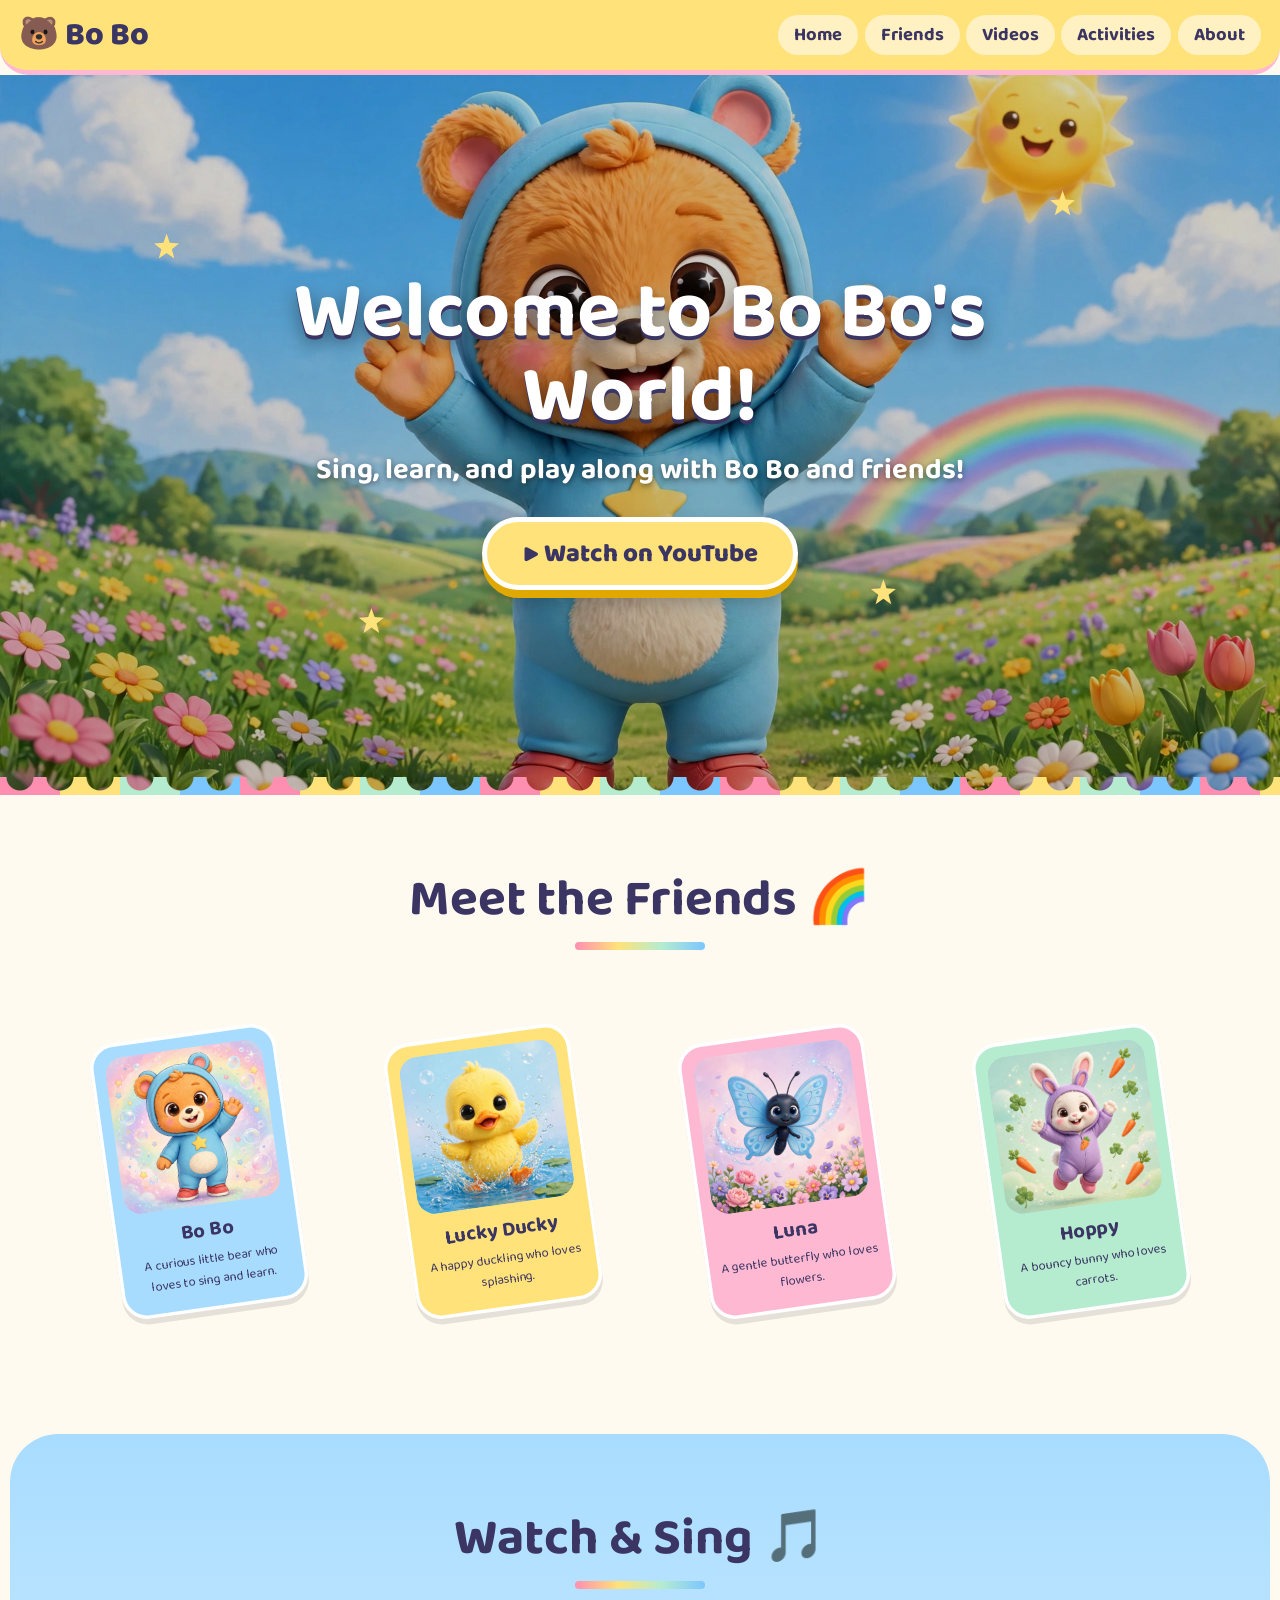
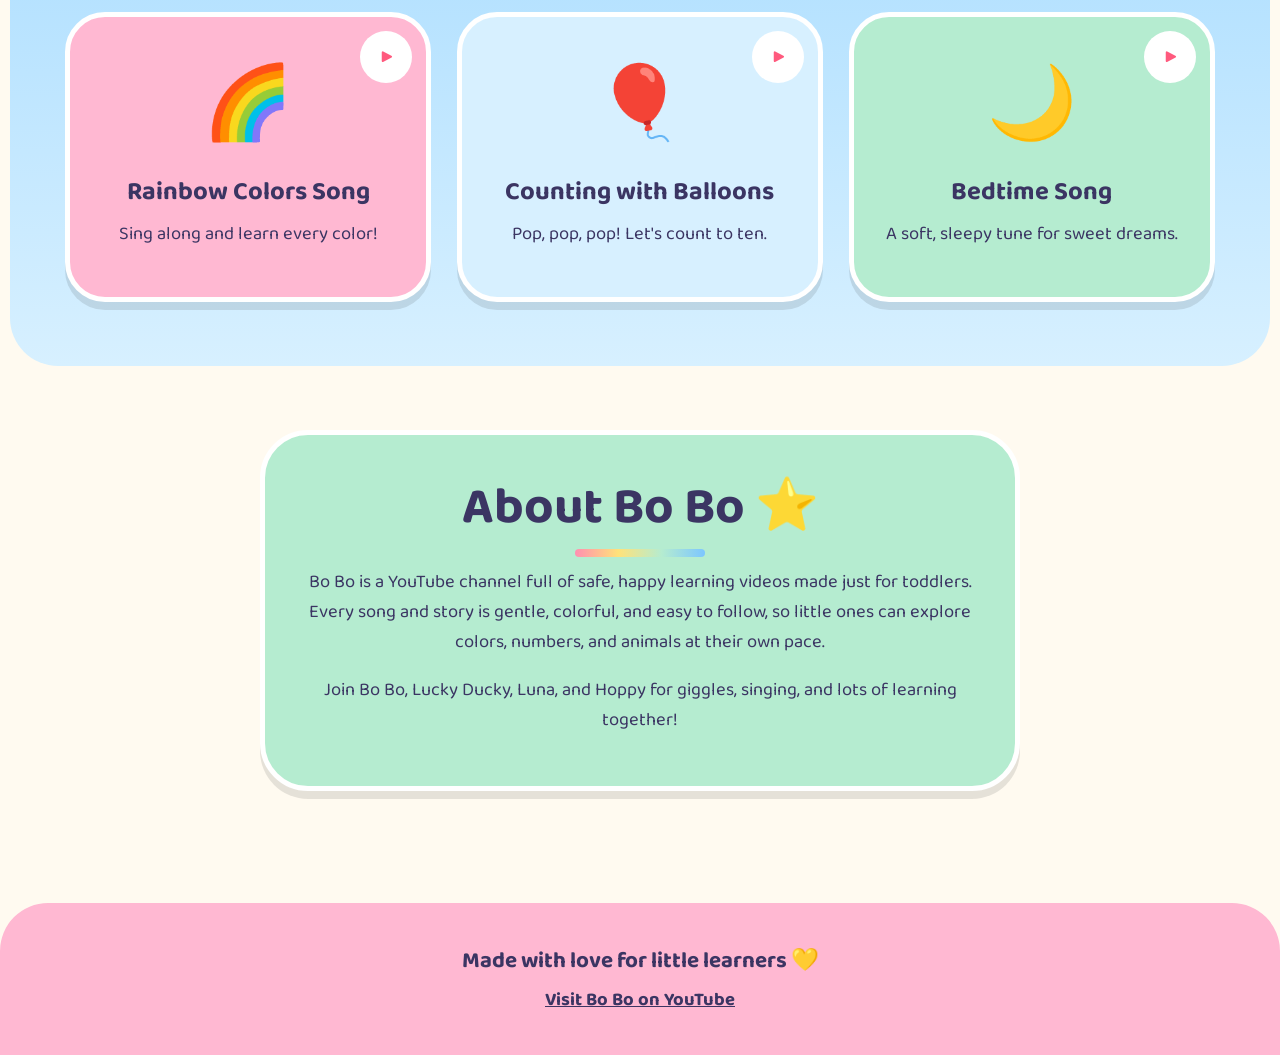
<file: index.html>
<!DOCTYPE html>
<html lang="en">
<head>
  <meta charset="UTF-8">
  <meta name="viewport" content="width=device-width, initial-scale=1">
  <title>Bo Bo – Songs, Learning &amp; Fun for Little Ones</title>
  <meta name="description" content="Sing, learn, and play along with Bo Bo and friends! Safe, happy learning videos for toddlers.">
  <link rel="preconnect" href="https://fonts.googleapis.com">
  <link rel="preconnect" href="https://fonts.gstatic.com" crossorigin>
  <link href="https://fonts.googleapis.com/css2?family=Baloo+2:wght@500;700;800&display=swap" rel="stylesheet">
  <link rel="stylesheet" href="styles.css">
  <script>document.documentElement.classList.add('js');</script>
</head>
<body>
  <header class="nav">
    <a class="logo" href="#home">🐻 Bo Bo</a>
    <nav>
      <a href="#home">Home</a>
      <a href="#friends">Friends</a>
      <a href="#videos">Videos</a>
      <a href="activities/">Activities</a>
      <a href="#about">About</a>
    </nav>
  </header>

  <main>
    <section id="home" class="hero">
      <div class="shapes" aria-hidden="true">
        <span class="cloud" style="--top:8%;--dur:70s;--delay:-10s;--s:1"></span>
        <span class="cloud" style="--top:38%;--dur:95s;--delay:-55s;--s:.7"></span>
        <span class="cloud" style="--top:62%;--dur:80s;--delay:-30s;--s:.85"></span>
        <span class="star" style="--x:12%;--y:22%;--dur:3s;--delay:-.4s"></span>
        <span class="star" style="--x:82%;--y:16%;--dur:3.6s;--delay:-1.4s"></span>
        <span class="star" style="--x:68%;--y:70%;--dur:2.8s;--delay:-2s"></span>
        <span class="star" style="--x:28%;--y:74%;--dur:3.3s;--delay:-.9s"></span>
        <span class="bubble" style="--x:8%;--size:34px;--dur:11s;--delay:-2s"></span>
        <span class="bubble" style="--x:24%;--size:20px;--dur:8s;--delay:-6s"></span>
        <span class="bubble" style="--x:46%;--size:44px;--dur:13s;--delay:-9s"></span>
        <span class="bubble" style="--x:63%;--size:24px;--dur:9s;--delay:-4s"></span>
        <span class="bubble" style="--x:80%;--size:38px;--dur:12s;--delay:-7s"></span>
        <span class="bubble" style="--x:93%;--size:18px;--dur:7s;--delay:-1s"></span>
      </div>
      <div class="hero-content">
        <h1>Welcome to Bo Bo's World!</h1>
        <p>Sing, learn, and play along with Bo Bo and friends!</p>
        <a id="hero-btn" class="btn" href="https://www.youtube.com/channel/UCHbtrDedNTomZWwjnlMiWlQ" target="_blank" rel="noopener">▶ Watch on YouTube</a>
      </div>
    </section>

    <section id="friends" class="section">
      <h2>Meet the Friends 🌈</h2>
      <div class="cards">
        <article class="card c-blue">
          <img src="images/bobo-card.jpg" alt="Bo Bo the little bear" loading="lazy">
          <h3>Bo Bo</h3>
          <p>A curious little bear who loves to sing and learn.</p>
        </article>
        <article class="card c-yellow">
          <img src="images/lucky-ducky-card.jpg" alt="Lucky Ducky the duckling" loading="lazy">
          <h3>Lucky Ducky</h3>
          <p>A happy duckling who loves splashing.</p>
        </article>
        <article class="card c-pink">
          <img src="images/luna-card.jpg" alt="Luna the butterfly" loading="lazy">
          <h3>Luna</h3>
          <p>A gentle butterfly who loves flowers.</p>
        </article>
        <article class="card c-mint">
          <img src="images/hoppy-card.jpg" alt="Hoppy the bunny" loading="lazy">
          <h3>Hoppy</h3>
          <p>A bouncy bunny who loves carrots.</p>
        </article>
      </div>
    </section>

    <section id="videos" class="section alt">
      <h2>Watch &amp; Sing 🎵</h2>
      <div class="videos">
        <a class="video v-pink" href="https://www.youtube.com/channel/UCHbtrDedNTomZWwjnlMiWlQ" target="_blank" rel="noopener">
          <span class="play">▶</span>
          <span class="emoji">🌈</span>
          <h3>Rainbow Colors Song</h3>
          <p>Sing along and learn every color!</p>
        </a>
        <a class="video v-blue" href="https://www.youtube.com/channel/UCHbtrDedNTomZWwjnlMiWlQ" target="_blank" rel="noopener">
          <span class="play">▶</span>
          <span class="emoji">🎈</span>
          <h3>Counting with Balloons</h3>
          <p>Pop, pop, pop! Let's count to ten.</p>
        </a>
        <a class="video v-mint" href="https://www.youtube.com/channel/UCHbtrDedNTomZWwjnlMiWlQ" target="_blank" rel="noopener">
          <span class="play">▶</span>
          <span class="emoji">🌙</span>
          <h3>Bedtime Song</h3>
          <p>A soft, sleepy tune for sweet dreams.</p>
        </a>
      </div>
    </section>

    <section id="about" class="section">
      <div class="about">
        <h2>About Bo Bo ⭐</h2>
        <p>Bo Bo is a YouTube channel full of safe, happy learning videos made just for toddlers. Every song and story is gentle, colorful, and easy to follow, so little ones can explore colors, numbers, and animals at their own pace.</p>
        <p>Join Bo Bo, Lucky Ducky, Luna, and Hoppy for giggles, singing, and lots of learning together!</p>
      </div>
    </section>
  </main>

  <footer>
    <p>Made with love for little learners 💛</p>
    <a href="https://www.youtube.com/channel/UCHbtrDedNTomZWwjnlMiWlQ" target="_blank" rel="noopener">Visit Bo Bo on YouTube</a>
  </footer>

  <script src="script.js"></script>
</body>
</html>
</file>
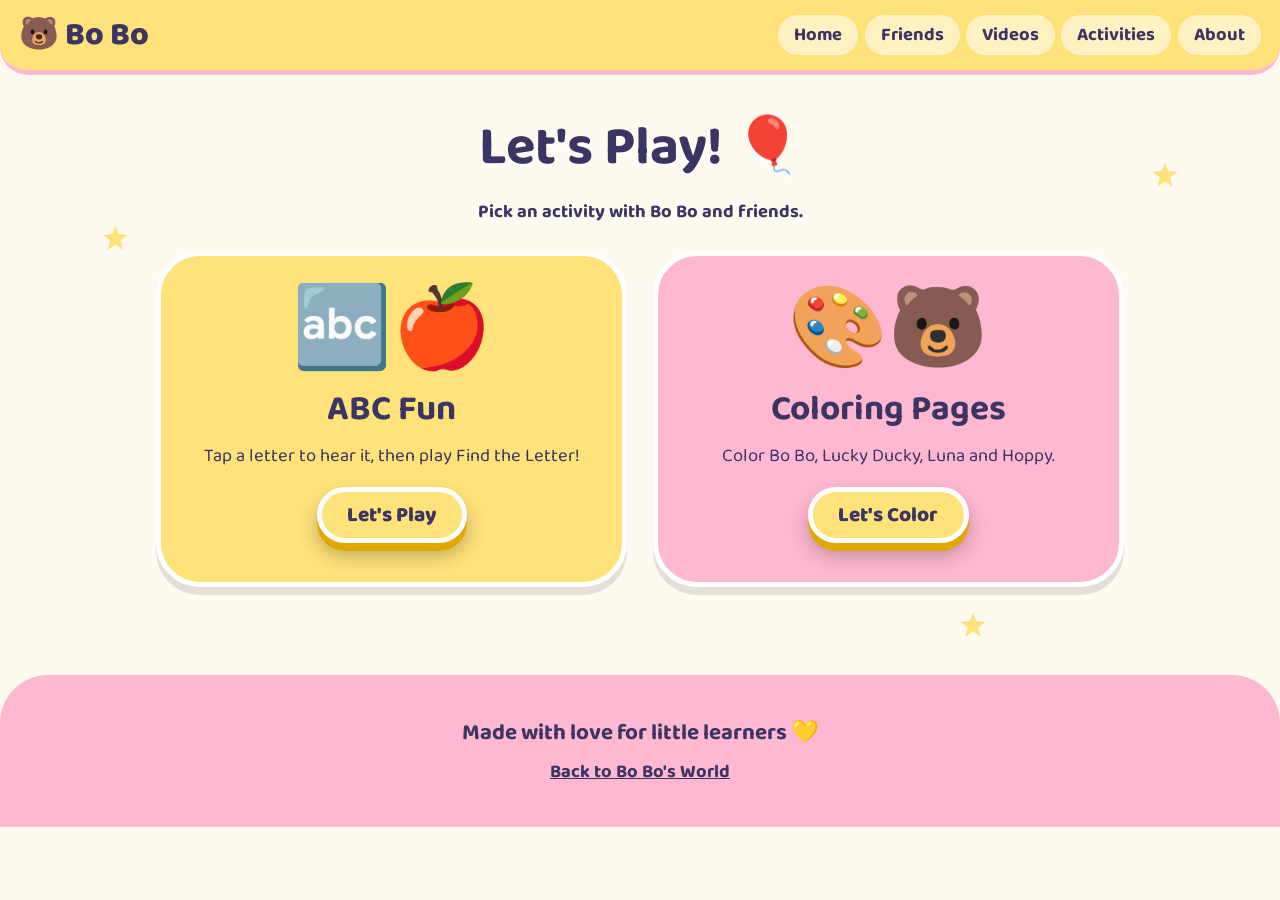
<file: activities/index.html>
<!DOCTYPE html>
<html lang="en">
<head>
  <meta charset="UTF-8">
  <meta name="viewport" content="width=device-width, initial-scale=1">
  <title>Activities | Bo Bo</title>
  <meta name="description" content="Fun learning activities for little ones: ABC letters and coloring pages with Bo Bo and friends.">
  <link rel="preconnect" href="https://fonts.googleapis.com">
  <link rel="preconnect" href="https://fonts.gstatic.com" crossorigin>
  <link href="https://fonts.googleapis.com/css2?family=Baloo+2:wght@500;700;800&display=swap" rel="stylesheet">
  <link rel="stylesheet" href="../styles.css">
</head>
<body>
  <div class="act-bg" aria-hidden="true">
    <span class="cloud" style="--top:10%;--dur:70s;--delay:-10s;--s:1"></span>
    <span class="cloud" style="--top:45%;--dur:95s;--delay:-55s;--s:.7"></span>
    <span class="cloud" style="--top:75%;--dur:80s;--delay:-30s;--s:.85"></span>
    <span class="star" style="--x:8%;--y:25%;--dur:3s;--delay:-.4s"></span>
    <span class="star" style="--x:90%;--y:18%;--dur:3.6s;--delay:-1.4s"></span>
    <span class="star" style="--x:75%;--y:68%;--dur:2.8s;--delay:-2s"></span>
    <span class="star" style="--x:20%;--y:80%;--dur:3.3s;--delay:-.9s"></span>
    <span class="bubble" style="--x:6%;--size:34px;--dur:11s;--delay:-2s"></span>
    <span class="bubble" style="--x:30%;--size:20px;--dur:8s;--delay:-6s"></span>
    <span class="bubble" style="--x:55%;--size:44px;--dur:13s;--delay:-9s"></span>
    <span class="bubble" style="--x:82%;--size:28px;--dur:9s;--delay:-4s"></span>
    <span class="bubble" style="--x:95%;--size:18px;--dur:7s;--delay:-1s"></span>
  </div>
  <header class="nav">
    <a class="logo" href="../index.html">🐻 Bo Bo</a>
    <nav>
      <a href="../index.html#home">Home</a>
      <a href="../index.html#friends">Friends</a>
      <a href="../index.html#videos">Videos</a>
      <a href="./">Activities</a>
      <a href="../index.html#about">About</a>
    </nav>
  </header>

  <main class="act-main">
    <h1 class="act-title">Let's Play! 🎈</h1>
    <p class="act-sub">Pick an activity with Bo Bo and friends.</p>
    <div class="act-cards">
      <a class="act-card c-yellow" href="abc.html">
        <span class="big" aria-hidden="true">🔤🍎</span>
        <h2>ABC Fun</h2>
        <p>Tap a letter to hear it, then play Find the Letter!</p>
        <span class="btn">Let's Play</span>
      </a>
      <a class="act-card c-pink" href="coloring.html">
        <span class="big" aria-hidden="true">🎨🐻</span>
        <h2>Coloring Pages</h2>
        <p>Color Bo Bo, Lucky Ducky, Luna and Hoppy.</p>
        <span class="btn">Let's Color</span>
      </a>
    </div>

  </main>

  <footer>
    <p>Made with love for little learners 💛</p>
    <a href="../index.html">Back to Bo Bo's World</a>
  </footer>
</body>
</html>
</file>
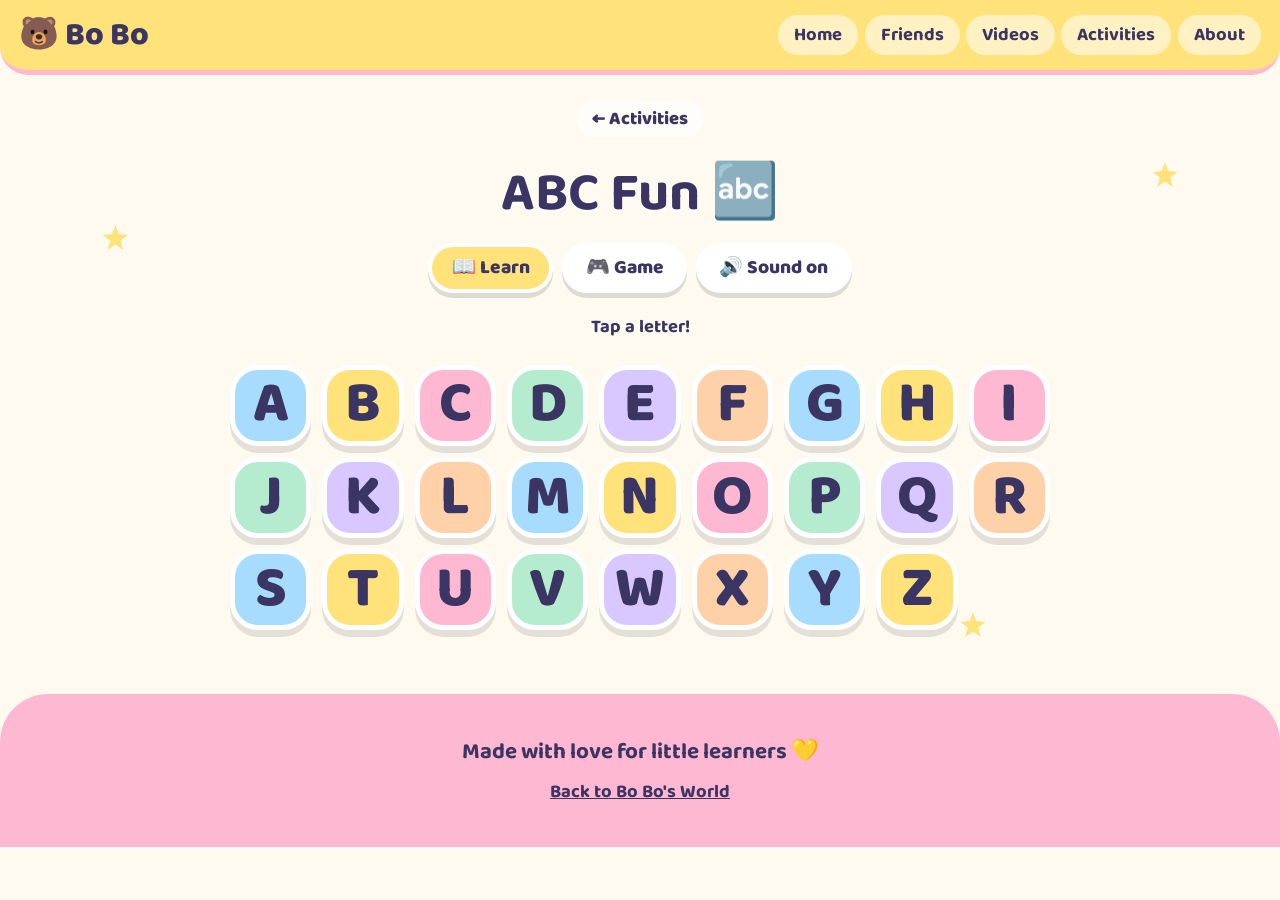
<file: activities/abc.html>
<!DOCTYPE html>
<html lang="en">
<head>
  <meta charset="UTF-8">
  <meta name="viewport" content="width=device-width, initial-scale=1">
  <title>ABC Fun | Bo Bo</title>
  <meta name="description" content="Learn the alphabet with Bo Bo! Tap a letter to hear it and play Find the Letter.">
  <link rel="preconnect" href="https://fonts.googleapis.com">
  <link rel="preconnect" href="https://fonts.gstatic.com" crossorigin>
  <link href="https://fonts.googleapis.com/css2?family=Baloo+2:wght@500;700;800&display=swap" rel="stylesheet">
  <link rel="stylesheet" href="../styles.css">
</head>
<body>
  <div class="act-bg" aria-hidden="true">
    <span class="cloud" style="--top:10%;--dur:70s;--delay:-10s;--s:1"></span>
    <span class="cloud" style="--top:45%;--dur:95s;--delay:-55s;--s:.7"></span>
    <span class="cloud" style="--top:75%;--dur:80s;--delay:-30s;--s:.85"></span>
    <span class="star" style="--x:8%;--y:25%;--dur:3s;--delay:-.4s"></span>
    <span class="star" style="--x:90%;--y:18%;--dur:3.6s;--delay:-1.4s"></span>
    <span class="star" style="--x:75%;--y:68%;--dur:2.8s;--delay:-2s"></span>
    <span class="star" style="--x:20%;--y:80%;--dur:3.3s;--delay:-.9s"></span>
    <span class="bubble" style="--x:6%;--size:34px;--dur:11s;--delay:-2s"></span>
    <span class="bubble" style="--x:30%;--size:20px;--dur:8s;--delay:-6s"></span>
    <span class="bubble" style="--x:55%;--size:44px;--dur:13s;--delay:-9s"></span>
    <span class="bubble" style="--x:82%;--size:28px;--dur:9s;--delay:-4s"></span>
    <span class="bubble" style="--x:95%;--size:18px;--dur:7s;--delay:-1s"></span>
  </div>
  <header class="nav">
    <a class="logo" href="../index.html">🐻 Bo Bo</a>
    <nav>
      <a href="../index.html#home">Home</a>
      <a href="../index.html#friends">Friends</a>
      <a href="../index.html#videos">Videos</a>
      <a href="./">Activities</a>
      <a href="../index.html#about">About</a>
    </nav>
  </header>

  <main class="act-main">
    <a class="act-back" href="./">← Activities</a>
    <h1 class="act-title">ABC Fun 🔤</h1>
    <div class="act-bar">
      <button class="act-btn on" id="tab-learn" type="button" aria-pressed="true">📖 Learn</button>
      <button class="act-btn" id="tab-game" type="button" aria-pressed="false">🎮 Game</button>
      <button class="act-btn" id="mute" type="button" aria-pressed="false" hidden>🔊 Sound on</button>
    </div>

    <noscript><p>Please turn on JavaScript to play!</p></noscript>

    <section id="learn" aria-label="Alphabet">
      <p class="act-sub">Tap a letter!</p>
      <div class="letter-grid" id="grid"></div>
    </section>

    <section id="game" class="game" aria-label="Find the letter game" hidden>
      <p class="game-prompt" id="prompt" aria-live="polite">Find the letter…</p>
      <button class="act-btn" id="again" type="button">🔊 Say it again</button>
      <p class="game-score" id="score" aria-live="polite"></p>
      <div class="opts" id="opts"></div>
    </section>

    <div class="stage" id="stage" role="dialog" aria-modal="true" aria-label="Letter" hidden>
      <div class="stage-card">
        <p class="stage-letter" id="st-letter"></p>
        <span class="stage-pic" id="st-pic" aria-hidden="true"></span>
        <p class="stage-word" id="st-word"></p>
        <div class="stage-ctrls">
          <button class="act-btn" id="st-prev" type="button" aria-label="Previous letter">◀</button>
          <button class="act-btn" id="st-say" type="button" aria-label="Say it again">🔊</button>
          <button class="act-btn" id="st-next" type="button" aria-label="Next letter">▶</button>
          <button class="act-btn" id="st-close" type="button" aria-label="Close">✖</button>
        </div>
      </div>
    </div>

  </main>

  <footer>
    <p>Made with love for little learners 💛</p>
    <a href="../index.html">Back to Bo Bo's World</a>
  </footer>
  <script src="abc.js"></script>
</body>
</html>
</file>
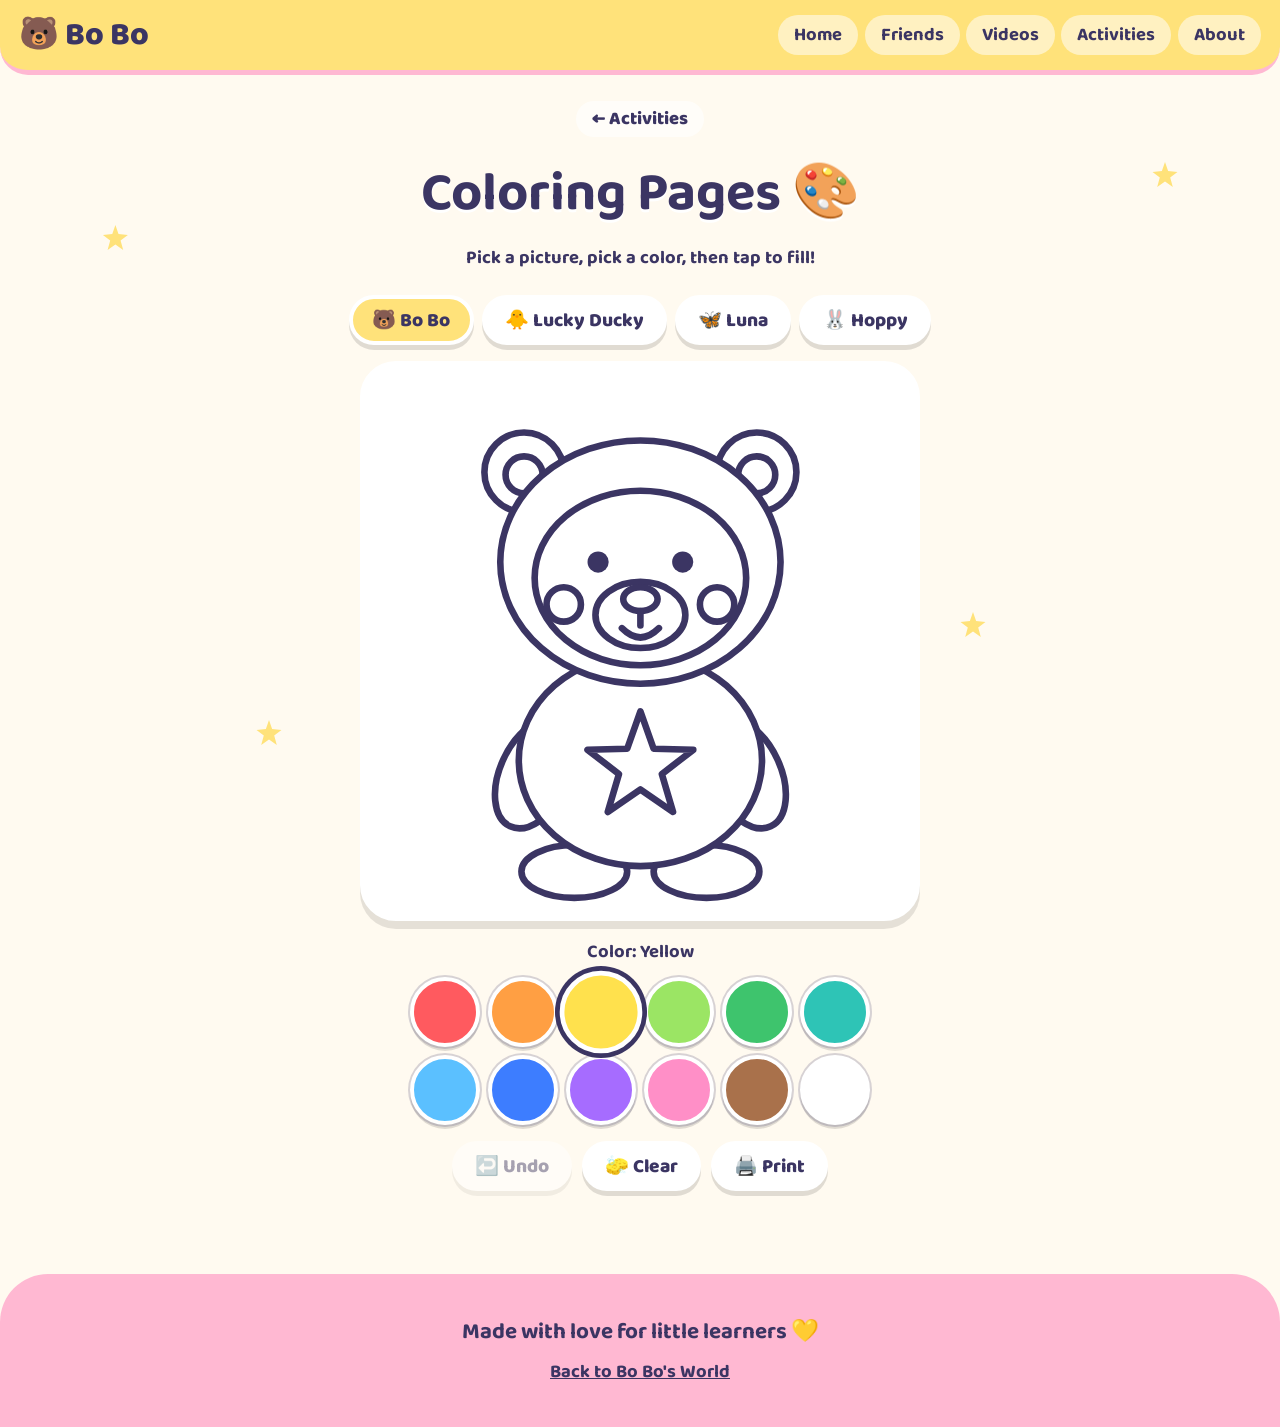
<file: activities/coloring.html>
<!DOCTYPE html>
<html lang="en">
<head>
  <meta charset="UTF-8">
  <meta name="viewport" content="width=device-width, initial-scale=1">
  <title>Coloring Pages | Bo Bo</title>
  <meta name="description" content="Color Bo Bo, Lucky Ducky, Luna and Hoppy right in your browser, then print your picture!">
  <link rel="preconnect" href="https://fonts.googleapis.com">
  <link rel="preconnect" href="https://fonts.gstatic.com" crossorigin>
  <link href="https://fonts.googleapis.com/css2?family=Baloo+2:wght@500;700;800&display=swap" rel="stylesheet">
  <link rel="stylesheet" href="../styles.css">
</head>
<body>
  <div class="act-bg" aria-hidden="true">
    <span class="cloud" style="--top:10%;--dur:70s;--delay:-10s;--s:1"></span>
    <span class="cloud" style="--top:45%;--dur:95s;--delay:-55s;--s:.7"></span>
    <span class="cloud" style="--top:75%;--dur:80s;--delay:-30s;--s:.85"></span>
    <span class="star" style="--x:8%;--y:25%;--dur:3s;--delay:-.4s"></span>
    <span class="star" style="--x:90%;--y:18%;--dur:3.6s;--delay:-1.4s"></span>
    <span class="star" style="--x:75%;--y:68%;--dur:2.8s;--delay:-2s"></span>
    <span class="star" style="--x:20%;--y:80%;--dur:3.3s;--delay:-.9s"></span>
    <span class="bubble" style="--x:6%;--size:34px;--dur:11s;--delay:-2s"></span>
    <span class="bubble" style="--x:30%;--size:20px;--dur:8s;--delay:-6s"></span>
    <span class="bubble" style="--x:55%;--size:44px;--dur:13s;--delay:-9s"></span>
    <span class="bubble" style="--x:82%;--size:28px;--dur:9s;--delay:-4s"></span>
    <span class="bubble" style="--x:95%;--size:18px;--dur:7s;--delay:-1s"></span>
  </div>
  <header class="nav">
    <a class="logo" href="../index.html">🐻 Bo Bo</a>
    <nav>
      <a href="../index.html#home">Home</a>
      <a href="../index.html#friends">Friends</a>
      <a href="../index.html#videos">Videos</a>
      <a href="./">Activities</a>
      <a href="../index.html#about">About</a>
    </nav>
  </header>

  <main class="act-main">
    <a class="act-back" href="./">← Activities</a>
    <h1 class="act-title">Coloring Pages 🎨</h1>
    <p class="act-sub no-print">Pick a picture, pick a color, then tap to fill!</p>

    <div class="sheet-tabs no-print" id="tabs" role="group" aria-label="Pictures">
      <button class="act-btn on" type="button" data-sheet="bobo" aria-pressed="true">🐻 Bo Bo</button>
      <button class="act-btn" type="button" data-sheet="ducky" aria-pressed="false">🐥 Lucky Ducky</button>
      <button class="act-btn" type="button" data-sheet="luna" aria-pressed="false">🦋 Luna</button>
      <button class="act-btn" type="button" data-sheet="hoppy" aria-pressed="false">🐰 Hoppy</button>
    </div>

    <div class="sheet-card" id="sheets">
      <!-- Bo Bo -->
      <svg id="sheet-bobo" viewBox="0 0 400 400" role="img" aria-label="Coloring sheet: Bo Bo the baby bear in a hooded onesie with a star">
        <rect width="400" height="400" fill="#fff"/>
        <g stroke="#3b3563" stroke-width="5" stroke-linejoin="round" stroke-linecap="round">
          <ellipse class="fill" cx="120" cy="300" rx="26" ry="44" transform="rotate(25 120 300)" fill="#fff"/>
          <ellipse class="fill" cx="280" cy="300" rx="26" ry="44" transform="rotate(-25 280 300)" fill="#fff"/>
          <ellipse class="fill" cx="150" cy="374" rx="40" ry="20" fill="#fff"/>
          <ellipse class="fill" cx="250" cy="374" rx="40" ry="20" fill="#fff"/>
          <ellipse class="fill" cx="200" cy="290" rx="92" ry="80" fill="#fff"/>
          <polygon class="fill" points="200,253 210,281.2 240,282 216.2,300.3 224.7,329 200,312 175.3,329 183.8,300.3 160,282 190,281.2" fill="#fff"/>
          <circle class="fill" cx="112" cy="72" r="30" fill="#fff"/>
          <circle class="fill" cx="288" cy="72" r="30" fill="#fff"/>
          <circle class="fill" cx="112" cy="74" r="14" fill="#fff"/>
          <circle class="fill" cx="288" cy="74" r="14" fill="#fff"/>
          <ellipse class="fill" cx="200" cy="140" rx="106" ry="92" fill="#fff"/>
          <ellipse class="fill" cx="200" cy="152" rx="80" ry="66" fill="#fff"/>
          <circle class="fill" cx="142" cy="172" r="13" fill="#fff"/>
          <circle class="fill" cx="258" cy="172" r="13" fill="#fff"/>
          <ellipse class="fill" cx="200" cy="180" rx="34" ry="25" fill="#fff"/>
          <ellipse class="fill" cx="200" cy="168" rx="13" ry="9" fill="#fff"/>
        </g>
        <circle class="dot" cx="168" cy="140" r="8"/><circle class="dot" cx="232" cy="140" r="8"/>
        <path class="ln" d="M186 190 Q200 204 214 190"/>
        <path class="ln" d="M200 177 V188"/>
      </svg>

      <!-- Lucky Ducky -->
      <svg id="sheet-ducky" viewBox="0 0 400 400" role="img" aria-label="Coloring sheet: Lucky Ducky the duckling" hidden>
        <rect width="400" height="400" fill="#fff"/>
        <g stroke="#3b3563" stroke-width="5" stroke-linejoin="round" stroke-linecap="round">
          <circle class="fill" cx="335" cy="65" r="30" fill="#fff"/>
          <path class="fill" d="M165 355 L140 392 L170 384 L185 392 L205 355 Z" fill="#fff"/>
          <path class="fill" d="M255 355 L240 392 L268 384 L288 392 L292 355 Z" fill="#fff"/>
          <path class="fill" d="M335 245 Q385 215 378 265 Q372 295 335 300 Z" fill="#fff"/>
          <ellipse class="fill" cx="235" cy="285" rx="125" ry="80" fill="#fff"/>
          <ellipse class="fill" cx="245" cy="290" rx="55" ry="34" transform="rotate(-15 245 290)" fill="#fff"/>
          <circle class="fill" cx="170" cy="150" r="72" fill="#fff"/>
          <path class="fill" d="M160 84 Q146 46 180 62 Q172 74 192 82 Z" fill="#fff"/>
          <path class="fill" d="M108 158 Q66 154 58 172 Q68 192 112 186 Z" fill="#fff"/>
          <circle class="fill" cx="148" cy="180" r="13" fill="#fff"/>
        </g>
        <circle class="dot" cx="150" cy="130" r="9"/>
        <path class="ln" d="M70 172 H104"/>
        <path class="ln" d="M335 22 V10 M335 108 V120 M292 65 H280 M378 65 H390 M305 35 L297 27 M365 35 L373 27 M305 95 L297 103 M365 95 L373 103"/>
      </svg>

      <!-- Luna -->
      <svg id="sheet-luna" viewBox="0 0 400 400" role="img" aria-label="Coloring sheet: Luna the butterfly" hidden>
        <rect width="400" height="400" fill="#fff"/>
        <g stroke="#3b3563" stroke-width="5" stroke-linejoin="round" stroke-linecap="round">
          <path class="fill" d="M195 190 C150 60 40 50 45 140 C48 190 140 215 195 200 Z" fill="#fff"/>
          <path class="fill" d="M205 190 C250 60 360 50 355 140 C352 190 260 215 205 200 Z" fill="#fff"/>
          <path class="fill" d="M195 205 C140 215 60 230 75 305 C90 360 175 330 195 245 Z" fill="#fff"/>
          <path class="fill" d="M205 205 C260 215 340 230 325 305 C310 360 225 330 205 245 Z" fill="#fff"/>
          <circle class="fill" cx="110" cy="125" r="26" fill="#fff"/>
          <circle class="fill" cx="290" cy="125" r="26" fill="#fff"/>
          <circle class="fill" cx="125" cy="285" r="22" fill="#fff"/>
          <circle class="fill" cx="275" cy="285" r="22" fill="#fff"/>
          <ellipse class="fill" cx="200" cy="222" rx="15" ry="72" fill="#fff"/>
          <circle class="fill" cx="200" cy="135" r="22" fill="#fff"/>
        </g>
        <path class="ln" d="M192 118 Q180 75 158 62 M208 118 Q220 75 242 62"/>
        <circle class="dot" cx="156" cy="60" r="7"/><circle class="dot" cx="244" cy="60" r="7"/>
        <circle class="dot" cx="192" cy="132" r="4"/><circle class="dot" cx="208" cy="132" r="4"/>
        <path class="ln" d="M193 143 Q200 150 207 143" style="stroke-width:3"/>
      </svg>

      <!-- Hoppy -->
      <svg id="sheet-hoppy" viewBox="0 0 400 400" role="img" aria-label="Coloring sheet: Hoppy the bunny holding a carrot" hidden>
        <rect width="400" height="400" fill="#fff"/>
        <g stroke="#3b3563" stroke-width="5" stroke-linejoin="round" stroke-linecap="round">
          <ellipse class="fill" cx="150" cy="75" rx="28" ry="66" transform="rotate(-10 150 75)" fill="#fff"/>
          <ellipse class="fill" cx="250" cy="75" rx="28" ry="66" transform="rotate(10 250 75)" fill="#fff"/>
          <ellipse class="fill" cx="150" cy="78" rx="12" ry="44" transform="rotate(-10 150 78)" fill="#fff"/>
          <ellipse class="fill" cx="250" cy="78" rx="12" ry="44" transform="rotate(10 250 78)" fill="#fff"/>
          <ellipse class="fill" cx="140" cy="378" rx="40" ry="18" fill="#fff"/>
          <ellipse class="fill" cx="260" cy="378" rx="40" ry="18" fill="#fff"/>
          <ellipse class="fill" cx="200" cy="305" rx="90" ry="76" fill="#fff"/>
          <ellipse class="fill" cx="188" cy="276" rx="9" ry="17" transform="rotate(-25 188 276)" fill="#fff"/>
          <ellipse class="fill" cx="212" cy="276" rx="9" ry="17" transform="rotate(25 212 276)" fill="#fff"/>
          <path class="fill" d="M172 288 Q200 275 228 288 L200 362 Z" fill="#fff"/>
          <ellipse class="fill" cx="162" cy="296" rx="17" ry="13" fill="#fff"/>
          <ellipse class="fill" cx="238" cy="296" rx="17" ry="13" fill="#fff"/>
          <ellipse class="fill" cx="200" cy="170" rx="82" ry="70" fill="#fff"/>
          <circle class="fill" cx="138" cy="192" r="13" fill="#fff"/>
          <circle class="fill" cx="262" cy="192" r="13" fill="#fff"/>
          <ellipse class="fill" cx="200" cy="196" rx="32" ry="22" fill="#fff"/>
          <ellipse class="fill" cx="200" cy="184" rx="11" ry="8" fill="#fff"/>
        </g>
        <circle class="dot" cx="168" cy="158" r="8"/><circle class="dot" cx="232" cy="158" r="8"/>
        <path class="ln" d="M200 192 V202 M200 202 Q190 212 180 204 M200 202 Q210 212 220 204"/>
        <path class="ln" d="M193 316 h14 M196 334 h8" style="stroke-width:3"/>
      </svg>
    </div>

    <p class="pick-note no-print" id="note" aria-live="polite">Color: Yellow</p>
    <div class="palette no-print" id="palette" role="group" aria-label="Colors"></div>
    <div class="act-bar no-print">
      <button class="act-btn" id="undo" type="button" disabled>↩️ Undo</button>
      <button class="act-btn" id="clear" type="button">🧽 Clear</button>
      <button class="act-btn" id="print" type="button">🖨️ Print</button>
    </div>

  </main>

  <footer>
    <p>Made with love for little learners 💛</p>
    <a href="../index.html">Back to Bo Bo's World</a>
  </footer>
  <script src="coloring.js"></script>
</body>
</html>
</file>
<file: styles.css>
:root {
  --sky: #a8dcff;
  --sun: #ffe27a;
  --pink: #ffb8d2;
  --mint: #b5ecd0;
  --ink: #3b3563;
  --font: 'Baloo 2', 'Baloo', 'Comic Sans MS', 'Chalkboard SE', sans-serif;
}

* { box-sizing: border-box; }
html { scroll-behavior: smooth; scroll-padding-top: 80px; }

body {
  margin: 0;
  font-family: var(--font);
  font-size: 1.15rem;
  color: var(--ink);
  background: #fffaf0;
  overflow-x: hidden;
}

img { max-width: 100%; display: block; }

/* Nav */
.nav {
  position: sticky; top: 0; z-index: 10;
  display: flex; align-items: center; justify-content: space-between;
  flex-wrap: wrap; gap: .5rem;
  padding: .6rem 1.2rem;
  background: var(--sun);
  border-bottom: 5px solid var(--pink);
  border-radius: 0 0 28px 28px;
}
.logo {
  font-size: 2rem; font-weight: 800; color: var(--ink); text-decoration: none;
  display: inline-block; transform-origin: 50% 90%;
  animation: logo-bounce 3.6s ease-in-out infinite;
}
@keyframes logo-bounce {
  0%, 50%, 100% { transform: none; }
  10% { transform: translateY(-7px) rotate(-5deg); }
  20% { transform: translateY(0) rotate(4deg); }
  30% { transform: translateY(-3px) rotate(-3deg); }
  40% { transform: rotate(2deg); }
}
.nav nav { display: flex; gap: .4rem; flex-wrap: wrap; }
.nav nav a {
  color: var(--ink); text-decoration: none; font-weight: 700;
  padding: .3rem 1rem; border-radius: 999px; background: #fff8;
  transition: transform .2s cubic-bezier(.34,1.56,.64,1), background .2s;
}
.nav nav a:hover { background: var(--mint); transform: scale(1.1) rotate(-3deg); }
.nav nav a:active { transform: scale(.92, .85); }

/* Hero */
.hero {
  min-height: 80vh;
  display: flex; align-items: center; justify-content: center;
  text-align: center;
  padding: 3rem 1.2rem;
  position: relative; overflow: hidden; isolation: isolate;
  color: #fff;
  --py: 0px;
}
/* Background lives on its own layer so it can drift (parallax) on the compositor */
.hero::before {
  content: ''; position: absolute; inset: -50px 0; z-index: -2;
  background: linear-gradient(#0000002a, #00000040), url('images/bobo-hero.jpg') center / cover no-repeat;
  transform: translate3d(0, var(--py), 0);
  will-change: transform;
}
/* Animated scalloped rainbow edge */
.hero::after {
  content: ''; position: absolute; left: 0; bottom: 0; z-index: 1; pointer-events: none;
  width: calc(100% + 240px); height: 18px;
  background: repeating-linear-gradient(90deg, #ff8fb1 0 60px, #ffe27a 60px 120px, #b5ecd0 120px 180px, #7cc6ff 180px 240px);
  -webkit-mask: radial-gradient(circle at 20px 0, #0000 13px, #000 14px) 0 0 / 40px 100%;
  mask: radial-gradient(circle at 20px 0, #0000 13px, #000 14px) 0 0 / 40px 100%;
  animation: rainbow-slide 6s linear infinite;
}
@keyframes rainbow-slide { to { transform: translateX(-240px); } }
.hero-content { max-width: 760px; position: relative; z-index: 1; }

/* Page-load entrance */
.hero h1, .hero p, .hero .btn { animation: pop-in .9s cubic-bezier(.34,1.56,.64,1) backwards; }
.hero h1 { animation-delay: .1s; }
.hero p { animation-delay: .4s; }
.hero .btn { animation-delay: .7s; }
@keyframes pop-in {
  0% { opacity: 0; transform: translateY(40px) scale(.4); }
  60% { opacity: 1; transform: translateY(-10px) scale(1.08); }
  80% { transform: translateY(4px) scale(.97); }
  100% { opacity: 1; transform: none; }
}

/* Floating decorations */
.shapes { position: absolute; inset: 0; z-index: -1; pointer-events: none; overflow: hidden; }
.shapes span { position: absolute; display: block; }
.cloud {
  top: var(--top); left: -220px; width: 120px; height: 40px;
  background: #fff; border-radius: 40px; opacity: .85;
  scale: var(--s);
  animation: cloud-drift var(--dur) linear var(--delay) infinite;
}
.cloud::before, .cloud::after { content: ''; position: absolute; background: #fff; border-radius: 50%; }
.cloud::before { width: 55px; height: 55px; left: 18px; top: -26px; }
.cloud::after { width: 42px; height: 42px; left: 60px; top: -18px; }
@keyframes cloud-drift { to { transform: translateX(calc(100vw + 440px)); } }
.star {
  left: var(--x); top: var(--y); width: 26px; height: 26px;
  background: var(--sun);
  clip-path: polygon(50% 0, 62% 35%, 98% 38%, 70% 60%, 80% 96%, 50% 75%, 20% 96%, 30% 60%, 2% 38%, 38% 35%);
  animation: twinkle var(--dur) ease-in-out var(--delay) infinite;
}
@keyframes twinkle {
  0%, 100% { transform: scale(.7) rotate(0deg); opacity: .6; }
  50% { transform: scale(1.15) rotate(20deg); opacity: 1; }
}
.bubble {
  left: var(--x); bottom: -60px; width: var(--size); height: var(--size);
  border-radius: 50%;
  background: radial-gradient(circle at 30% 30%, #fffc, #ffffff33 60%, #a8dcff55);
  border: 2px solid #fff9;
  animation: bubble-rise var(--dur) ease-in var(--delay) infinite;
}
@keyframes bubble-rise {
  0% { transform: translate3d(0, 0, 0); opacity: 0; }
  10% { opacity: 1; }
  50% { transform: translate3d(14px, -45vh, 0); }
  90% { opacity: 1; }
  100% { transform: translate3d(-10px, -95vh, 0); opacity: 0; }
}
.hero h1 {
  margin: 0 0 .5rem;
  font-size: clamp(2.4rem, 8vw, 5rem);
  line-height: 1.05;
  text-shadow: 0 4px 0 var(--ink), 0 8px 18px #0006;
}
.hero p {
  font-size: clamp(1.2rem, 3.5vw, 1.8rem); font-weight: 700;
  text-shadow: 0 2px 6px #0008; margin: 0 0 1.5rem;
}
.btn {
  display: inline-block;
  font-family: inherit; font-size: 1.6rem; font-weight: 800;
  color: var(--ink); text-decoration: none;
  background: var(--sun);
  padding: .7rem 2.2rem;
  border-radius: 999px;
  border: 5px solid #fff;
  box-shadow: 0 8px 0 #e0a800, 0 12px 20px #0004;
  position: relative; overflow: hidden;
  transition: transform .2s cubic-bezier(.34,1.56,.64,1), box-shadow .15s;
}
.btn:hover { transform: translateY(-4px) scale(1.05); }
.btn:active { transform: translateY(6px) scale(1.06, .88); box-shadow: 0 2px 0 #e0a800; }
/* Shine sweep: idles every few seconds, sweeps faster on hover */
.btn::after {
  content: ''; position: absolute; top: 0; left: 0; width: 45%; height: 100%;
  background: linear-gradient(105deg, #fff0, #fffb, #fff0);
  transform: translateX(-160%) skewX(-20deg);
  animation: shine 4s ease-in-out 1.6s infinite;
  pointer-events: none;
}
.btn:hover::after { animation: shine .8s ease-in-out infinite; }
@keyframes shine {
  0% { transform: translateX(-160%) skewX(-20deg); }
  40%, 100% { transform: translateX(380%) skewX(-20deg); }
}

/* Sections */
.section { padding: 4rem 1.2rem; text-align: center; }
.section.alt { background: linear-gradient(var(--sky), #d7f0ff); border-radius: 48px; margin: 0 .6rem; }
.section h2 { font-size: clamp(2rem, 6vw, 3.2rem); margin: 0 0 2rem; position: relative; }
/* Rainbow underline that draws in when the heading is revealed */
.section h2::after {
  content: ''; position: absolute; left: 50%; bottom: -.55rem; width: 130px; height: 8px; margin-left: -65px;
  border-radius: 8px;
  background: linear-gradient(90deg, #ff8fb1, #ffe27a, #b5ecd0, #7cc6ff);
  transform: scaleX(0); transition: transform .8s cubic-bezier(.34,1.56,.64,1) .35s;
}
.section h2.visible::after, html:not(.js) .section h2::after { transform: scaleX(1); }

.cards, .videos {
  display: grid; gap: 1.6rem; max-width: 1150px; margin: 0 auto;
  grid-template-columns: repeat(auto-fit, minmax(240px, 1fr));
}

.card {
  padding: 1rem 1rem 1.4rem;
  border-radius: 36px;
  border: 5px solid #fff;
  box-shadow: 0 8px 0 #0000001a;
  transition: transform .25s, box-shadow .25s;
  animation: float 4s ease-in-out infinite;
}
.card:nth-child(2) { animation-delay: -1s; }
.card:nth-child(3) { animation-delay: -2s; }
.card:nth-child(4) { animation-delay: -3s; }
.card img { border-radius: 26px; width: 100%; aspect-ratio: 1; object-fit: cover; }
.card h3 { font-size: 1.8rem; margin: .8rem 0 .2rem; }
.card p { margin: 0; }
.card:hover {
  animation-play-state: paused;
  transform: translateY(-12px) rotate(-3deg) scale(1.04);
  box-shadow: 0 18px 0 #0000001a;
}
.card:nth-child(even):hover { transform: translateY(-12px) rotate(3deg) scale(1.04); }
.c-blue { background: var(--sky); }
.c-yellow { background: var(--sun); }
.c-pink { background: var(--pink); }
.c-mint { background: var(--mint); }

@keyframes float {
  0%, 100% { translate: 0 0; }
  50% { translate: 0 -8px; }
}

/* Videos */
.video {
  position: relative; display: block;
  padding: 2rem 1.2rem; color: var(--ink); text-decoration: none;
  border-radius: 40px; border: 5px solid #fff;
  box-shadow: 0 8px 0 #0000001a;
  transition: transform .25s;
}
.video:hover { transform: translateY(-8px) rotate(2deg) scale(1.03); }
.video .emoji { font-size: 4.5rem; display: block; }
.video h3 { font-size: 1.6rem; margin: .4rem 0; }
.video p { margin: 0 0 1rem; }
.play {
  position: absolute; top: 14px; right: 14px;
  width: 52px; height: 52px; border-radius: 50%;
  background: #fff; display: grid; place-items: center;
  font-size: 1.3rem; color: #ff5a7e;
}
.v-pink { background: var(--pink); }
.v-blue { background: #d7f0ff; }
.v-mint { background: var(--mint); }

/* About */
.about {
  max-width: 760px; margin: 0 auto; padding: 2rem 1.6rem;
  background: var(--mint); border-radius: 48px; border: 5px solid #fff;
  box-shadow: 0 8px 0 #0000001a;
}
.about h2 { margin-bottom: 1rem; }

/* Footer */
footer {
  text-align: center; padding: 2.5rem 1rem;
  background: var(--pink); margin-top: 3rem;
  border-radius: 48px 48px 0 0; font-weight: 700;
}
footer p { margin: 0 0 .4rem; font-size: 1.4rem; }
footer a { color: var(--ink); }

/* Confetti */
.confetti {
  position: fixed; top: 0; left: 0; z-index: 100; pointer-events: none;
  width: 12px; height: 12px; border-radius: 3px;
}

/* Scroll reveal (only hidden when JS is running) */
.js .reveal {
  opacity: 0; translate: 0 36px; scale: .92;
  transition: opacity .6s ease var(--d, 0s), translate .8s cubic-bezier(.34,1.56,.64,1) var(--d, 0s), scale .8s cubic-bezier(.34,1.56,.64,1) var(--d, 0s);
}
.js .reveal.visible { opacity: 1; translate: 0 0; scale: 1; rotate: 0deg; }
/* Cards already float with `translate`, so they pop in with scale + rotate instead */
.js .card.reveal {
  translate: none; rotate: -8deg; scale: .7;
  transition: transform .25s, box-shadow .25s,
    opacity .6s ease var(--d, 0s), scale .8s cubic-bezier(.34,1.56,.64,1) var(--d, 0s), rotate .8s cubic-bezier(.34,1.56,.64,1) var(--d, 0s);
}
.js .card.reveal.visible { translate: none; }
.js .video.reveal {
  transition: transform .25s,
    opacity .6s ease var(--d, 0s), translate .8s cubic-bezier(.34,1.56,.64,1) var(--d, 0s), scale .8s cubic-bezier(.34,1.56,.64,1) var(--d, 0s);
}

/* Tap wiggle (class toggled by script.js) */
.wiggle { animation: wiggle .55s ease-in-out; }
@keyframes wiggle {
  0%, 100% { transform: none; }
  20% { transform: rotate(-8deg) scale(1.06); }
  40% { transform: rotate(7deg) scale(1.06); }
  60% { transform: rotate(-5deg); }
  80% { transform: rotate(3deg); }
}
.video .emoji { transform-origin: 50% 70%; }

@media (max-width: 560px) {
  .nav { justify-content: center; }
  .nav nav { flex-wrap: nowrap; gap: .3rem; }
  .nav nav a { padding: .25rem .65rem; font-size: 1rem; white-space: nowrap; }
  .logo { font-size: 1.7rem; }
  .btn { font-size: 1.3rem; padding: .6rem 1.6rem; }
}

@media (prefers-reduced-motion: reduce) {
  html { scroll-behavior: auto; }
  .card { animation: none; }
  *, *::before, *::after {
    animation: none !important;
    transition: none !important;
  }
  .js .reveal, .js .card.reveal { opacity: 1; translate: none; scale: none; rotate: none; }
  .section h2::after { transform: scaleX(1); }
  .hero::before { transform: none; will-change: auto; }
  .cloud, .bubble { display: none; }
}

/* =====================================================
   Activities (activities/*.html)
   ===================================================== */
.act-bg { position: fixed; inset: 0; z-index: -1; pointer-events: none; overflow: hidden; }
.act-bg span { position: absolute; display: block; }
.act-bg .cloud { background: #fff; }
.act-bg .star { background: var(--sun); }
.act-main { max-width: 1000px; margin: 0 auto; padding: 1.6rem 1rem 1rem; text-align: center; }
.act-title { font-size: clamp(2rem, 7vw, 3.4rem); margin: .2rem 0 .3rem; text-shadow: 0 3px 0 #fff; }
.act-sub { margin: 0 0 1.4rem; font-weight: 700; }
.act-back { display: inline-block; margin-bottom: .6rem; color: var(--ink); font-weight: 800; text-decoration: none; background: #fff9; padding: .2rem 1rem; border-radius: 999px; }
.act-back:hover { background: var(--mint); }

/* Activity cards */
.act-cards { display: grid; gap: 1.6rem; grid-template-columns: repeat(auto-fit, minmax(280px, 1fr)); margin: 1.5rem auto; }
.act-card {
  display: block; padding: 2rem 1.2rem 1.8rem; color: var(--ink); text-decoration: none;
  border-radius: 44px; border: 5px solid #fff; box-shadow: 0 8px 0 #0000001a;
  animation: float 4s ease-in-out infinite;
  transition: transform .25s, box-shadow .25s;
}
.act-card:nth-child(2) { animation-delay: -2s; }
.act-card:hover, .act-card:focus-visible { animation-play-state: paused; transform: translateY(-10px) rotate(-2deg) scale(1.03); box-shadow: 0 18px 0 #0000001a; }
.act-card .big { font-size: 5rem; line-height: 1.1; display: block; }
.act-card h2 { font-size: 2.2rem; margin: .3rem 0; }
.act-card p { margin: 0 0 1rem; }
.act-card .btn { font-size: 1.3rem; padding: .4rem 1.6rem; pointer-events: none; }

/* Toolbar: tabs + toggles */
.act-bar { display: flex; flex-wrap: wrap; gap: .6rem; justify-content: center; margin: 0 0 1.2rem; }
.act-btn {
  font-family: inherit; font-size: 1.2rem; font-weight: 800; color: var(--ink);
  background: #fff; border: 4px solid #fff; border-radius: 999px; padding: .35rem 1.2rem;
  box-shadow: 0 5px 0 #0000001f; cursor: pointer; min-height: 48px;
  transition: transform .15s cubic-bezier(.34,1.56,.64,1), background .15s;
}
.act-btn:hover { transform: translateY(-2px) scale(1.05); }
.act-btn:active { transform: translateY(3px) scale(.96); box-shadow: 0 1px 0 #0000001f; }
.act-btn[aria-pressed="true"], .act-btn.on { background: var(--sun); }
.act-btn:disabled { opacity: .45; cursor: default; transform: none; }
.act-btn:focus-visible, .letter-tile:focus-visible, .swatch:focus-visible, .act-card:focus-visible, .opt:focus-visible { outline: 5px solid var(--ink); outline-offset: 3px; }

/* ABC letter grid */
.letter-grid { display: grid; gap: .7rem; grid-template-columns: repeat(auto-fill, minmax(78px, 1fr)); max-width: 820px; margin: 0 auto; }
.letter-tile {
  aspect-ratio: 1; font-family: inherit; font-weight: 800; font-size: clamp(2.2rem, 9vw, 3.6rem); line-height: 1;
  color: var(--ink); border: 5px solid #fff; border-radius: 28px; box-shadow: 0 7px 0 #0000001a; cursor: pointer;
  transition: transform .15s cubic-bezier(.34,1.56,.64,1), box-shadow .15s;
}
.letter-tile:nth-child(6n+1) { background: var(--sky); }
.letter-tile:nth-child(6n+2) { background: var(--sun); }
.letter-tile:nth-child(6n+3) { background: var(--pink); }
.letter-tile:nth-child(6n+4) { background: var(--mint); }
.letter-tile:nth-child(6n+5) { background: #d9c8ff; }
.letter-tile:nth-child(6n+6) { background: #ffd1a8; }
.letter-tile:hover { transform: translateY(-4px) rotate(-3deg) scale(1.06); }
.letter-tile:active { transform: translateY(4px) scale(.94); box-shadow: 0 2px 0 #0000001a; }

/* Letter stage (modal) */
.stage { position: fixed; inset: 0; z-index: 50; display: grid; place-items: center; padding: 1rem; background: #3b356399; }
.stage[hidden] { display: none; }
.stage-card {
  width: min(460px, 100%); padding: 1.2rem 1rem 1.4rem; text-align: center; background: #fffaf0;
  border: 6px solid #fff; border-radius: 44px; box-shadow: 0 10px 0 #0003;
  animation: pop-in .5s cubic-bezier(.34,1.56,.64,1);
}
.stage-letter { font-size: clamp(6rem, 28vw, 10rem); font-weight: 800; line-height: 1; margin: 0; }
.stage-pic { font-size: clamp(5rem, 22vw, 8rem); line-height: 1.1; display: block; margin: .2rem 0; }
.stage-word { font-size: 2rem; font-weight: 800; margin: 0 0 .8rem; }
.stage-ctrls { display: flex; justify-content: center; gap: .6rem; flex-wrap: wrap; }
.stage-ctrls .act-btn { font-size: 1.6rem; padding: .2rem 1rem; }

/* Find-the-letter game */
.game { max-width: 700px; margin: 0 auto; padding: 1.4rem 1rem 1.8rem; background: #fff8; border: 5px solid #fff; border-radius: 44px; }
.game-prompt { font-size: clamp(1.8rem, 6vw, 2.6rem); font-weight: 800; margin: 0 0 .3rem; }
.game-score { margin: .2rem 0 1rem; font-weight: 800; min-height: 2rem; letter-spacing: .1em; }
.opts { display: grid; grid-template-columns: repeat(3, 1fr); gap: .8rem; margin-top: 1.2rem; }
.opt {
  aspect-ratio: 1; font-family: inherit; font-weight: 800; font-size: clamp(3.5rem, 18vw, 6.5rem); line-height: 1;
  color: var(--ink); border: 6px solid #fff; border-radius: 36px; box-shadow: 0 8px 0 #0000001a; cursor: pointer;
  transition: transform .15s cubic-bezier(.34,1.56,.64,1);
}
.opt:nth-child(1) { background: var(--sky); }
.opt:nth-child(2) { background: var(--pink); }
.opt:nth-child(3) { background: var(--mint); }
.opt:hover:not(:disabled) { transform: scale(1.06) rotate(-2deg); }
.opt:disabled { cursor: default; }
.opt.yay { background: var(--sun); animation: yay .9s cubic-bezier(.34,1.56,.64,1); }
.opt.oops { animation: wiggle .55s ease-in-out; }
@keyframes yay {
  0% { transform: scale(1); }
  30% { transform: scale(1.3) rotate(-8deg); }
  55% { transform: scale(1.15) rotate(7deg); }
  80% { transform: scale(1.22) rotate(-3deg); }
  100% { transform: scale(1.15); }
}

/* Coloring */
.sheet-tabs { display: flex; flex-wrap: wrap; gap: .5rem; justify-content: center; margin-bottom: 1rem; }
.sheet-card { max-width: 560px; margin: 0 auto 1rem; padding: .6rem; background: #fff; border: 6px solid #fff; border-radius: 36px; box-shadow: 0 8px 0 #0000001a; }
.sheet-card svg { display: block; width: 100%; height: auto; touch-action: manipulation; }
.sheet-card svg[hidden] { display: none; }
.sheet-card .fill { cursor: pointer; transition: fill .15s; }
.sheet-card .fill:hover { filter: brightness(.96); }
.sheet-card .ln { fill: none; stroke: #3b3563; stroke-width: 5; stroke-linecap: round; stroke-linejoin: round; pointer-events: none; }
.sheet-card .dot { fill: #3b3563; pointer-events: none; }
.palette { display: grid; grid-template-columns: repeat(6, 1fr); gap: .5rem; max-width: 460px; margin: 0 auto 1rem; }
.swatch { aspect-ratio: 1; min-height: 44px; border: 4px solid #fff; border-radius: 50%; box-shadow: 0 0 0 2px #3b356333, 0 4px 0 #0000001f; cursor: pointer; transition: transform .15s cubic-bezier(.34,1.56,.64,1); }
.swatch:hover { transform: scale(1.1); }
.swatch[aria-pressed="true"] { transform: scale(1.18); box-shadow: 0 0 0 4px var(--ink), 0 4px 0 #0000001f; }
.pick-note { font-weight: 700; margin: 0 0 .6rem; min-height: 1.6rem; }

@media (max-width: 560px) {
  .nav nav { flex-wrap: wrap; justify-content: center; }
  .nav nav a { padding: .2rem .6rem; font-size: .95rem; }
  .letter-grid { grid-template-columns: repeat(4, 1fr); }
  .act-btn { font-size: 1.05rem; padding: .3rem .9rem; }
}

@media print {
  @page { margin: 1cm; }
  html, body { background: #fff !important; }
  .nav, .act-bg, footer, .no-print, .act-title, .act-sub, .act-back { display: none !important; }
  .act-main { padding: 0; max-width: none; }
  .sheet-card { border: 0; box-shadow: none; padding: 0; margin: 0; max-width: none; }
  .sheet-card svg { width: auto; max-width: 100%; max-height: 95vh; margin: 0 auto; }
  * { -webkit-print-color-adjust: exact; print-color-adjust: exact; }
}
</file>
